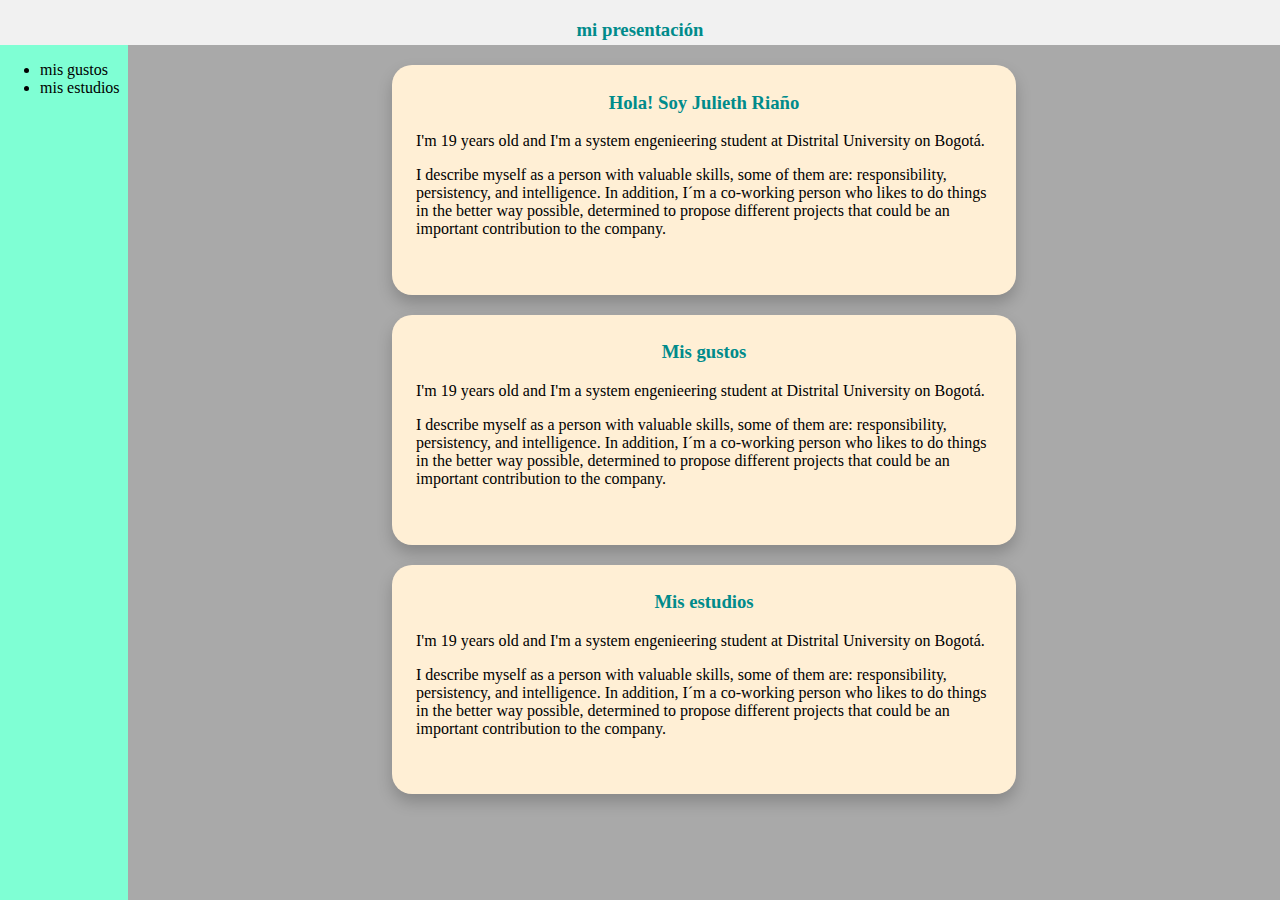
<file: Layouts y cards/31-05-22/index.html>
<!DOCTYPE html>
<html lang="en">
<head>
    <meta charset="UTF-8">
    <meta http-equiv="X-UA-Compatible" content="IE=edge">
    <meta name="viewport" content="width=device-width, initial-scale=1.0">
    <title>Document</title>
    <link rel="stylesheet" href="styles.css">
</head>
<body>
    <div class="container">
        <div class="header">
            <h3 class="card-title">mi presentación</h3>
        </div>

        
        <div class="slider">
            <ul>
                <li>mis gustos</li>
                <li>mis estudios</li>
            </ul>
        </div>


        <div class="content">
            <div class="card">
                <div class="card-body">
                    <h3 class="card-title">Hola! Soy Julieth Riaño</h3>
                    <p class="card-description">I'm 19 years old and I'm a system engenieering student at Distrital University on Bogotá. </p>
                    <p>I describe myself as a person with valuable skills, some of them are: responsibility, persistency, and intelligence. In addition, I´m a co-working person who likes to do things in the better way possible, determined to propose different projects that could be an important contribution to the company.</p>
                </div>
            </div>
            <div class="card">
                <div class="card-body">
                    <h3 class="card-title">Mis gustos</h3>
                    <p class="card-description">I'm 19 years old and I'm a system engenieering student at Distrital University on Bogotá. </p>
                    <p>I describe myself as a person with valuable skills, some of them are: responsibility, persistency, and intelligence. In addition, I´m a co-working person who likes to do things in the better way possible, determined to propose different projects that could be an important contribution to the company.</p>
                </div>
            </div>
            <div class="card">
                <div class="card-body">
                    <h3 class="card-title">Mis estudios</h3>
                    <p class="card-description">I'm 19 years old and I'm a system engenieering student at Distrital University on Bogotá. </p>
                    <p>I describe myself as a person with valuable skills, some of them are: responsibility, persistency, and intelligence. In addition, I´m a co-working person who likes to do things in the better way possible, determined to propose different projects that could be an important contribution to the company.</p>
                </div>
            </div>
        </div>
        
        </div>
      
</body>
</html>
</file>
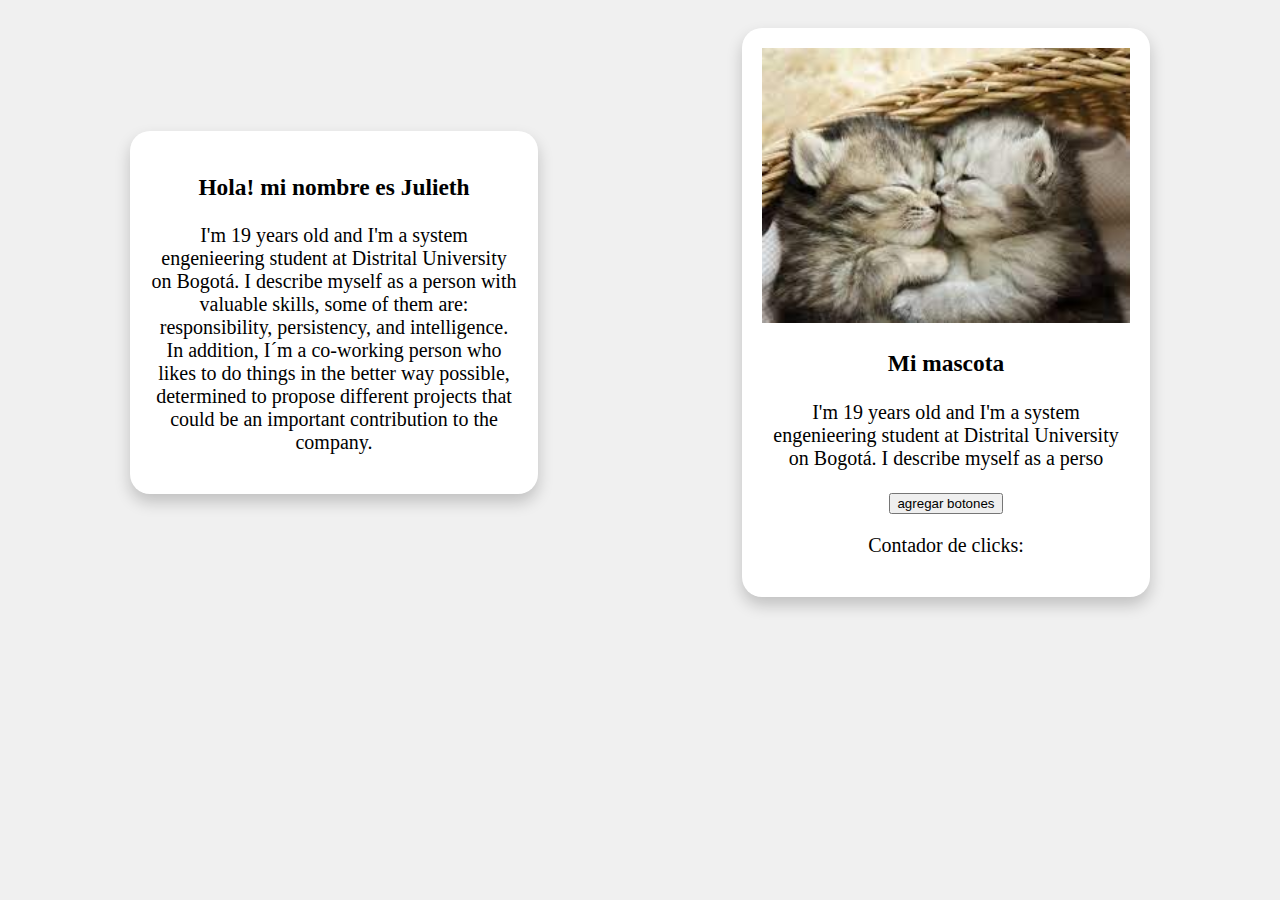
<file: Layouts y cards/clase 31 mayo/index.html>
<!DOCTYPE html>
<html lang="en">
<head>
    <meta charset="UTF-8">
    <meta http-equiv="X-UA-Compatible" content="IE=edge">
    <meta name="viewport" content="width=device-width, initial-scale=1.0">
    <title>Document</title>
    <link rel="stylesheet" href="styles.css">
</head>
<body>
    
<div class="contenido">
        <div class="card">
            <div class="card-content">
                <h3>Hola! mi nombre es Julieth </h3>
                <p>I'm 19 years old and I'm a system engenieering student at Distrital University on Bogotá.
I describe myself as a person with valuable skills, some of them are: responsibility, persistency, and intelligence. In addition, I´m a co-working person who likes to do things in the better way possible, determined to propose different projects that could be an important contribution to the company.</p>
            </div>
        </div>
        <div class="card " id="agregar">
            <div class="card-image"> 
                <img src="descarga.jpg" alt="">
            </div>
            <div class="card-content">
                <h3>Mi mascota </h3>
                <p>I'm 19 years old and I'm a system engenieering student at Distrital University on Bogotá.
                    I describe myself as a perso</p>
                <button onclick="agregar()">agregar botones</button>
                <p id="contadorClicks">Contador de clicks: <span></span> </p>
            </div>
            

            </div>
        
</div>
<script>
    
    var contador=0;
    function agregar(){
        contador++;
        var nwbtn=document.createElement('button');
        nwbtn.classList.add("nw-button");
       
        nwbtn.innerHTML="holi"+contador;
        var element= document.getElementById("agregar");
        if(contador % 2==0){
            nwbtn.classList.add("par");
            element.classList.remove("impar");
            element.classList.add("par");
            
        }else{
            nwbtn.classList.add("impar");
            
            element.classList.add("impar");
        }
        element.appendChild(nwbtn);
        
    }

</script>
    
</body>

</html>
</file>
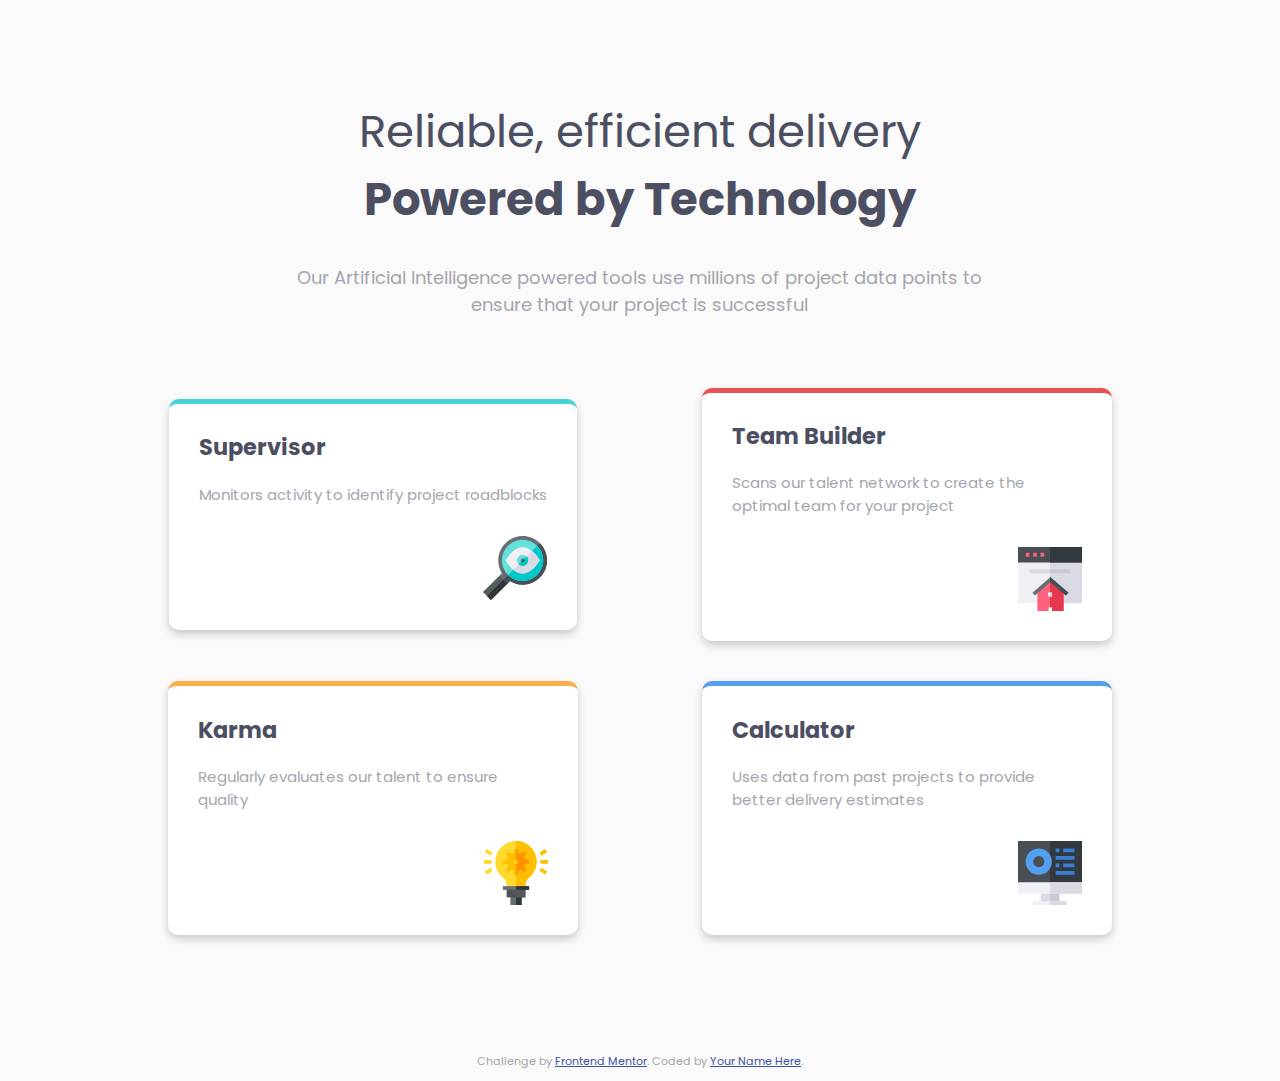
<file: Layouts y cards/four-card-feature-section-master/index.html>
<!DOCTYPE html>
<html lang="en">
<head>
  <meta charset="UTF-8">
  <meta name="viewport" content="width=device-width, initial-scale=1.0"> <!-- displays site properly based on user's device -->

  <link rel="icon" type="image/png" sizes="32x32" href="./images/favicon-32x32.png">
  <link rel="stylesheet" href="styles.css">
  <title>Frontend Mentor | Four card feature section</title>

  <!-- Feel free to remove these styles or customise in your own stylesheet 👍 -->
  <style>
    .attribution { font-size: 11px; text-align: center; }
    .attribution a { color: hsl(228, 45%, 44%); }
  </style>
</head>
<body>
  <div class="content">
     <div class="title">
        <h1>Reliable, efficient delivery  <span>Powered by Technology</span> </h1>
        <p>Our Artificial Intelligence powered tools use millions of project data points 
          to ensure that your project is successful</p>
     </div>
     <div id="tarjetas">
        <div class="card" id="cyan">
          <h2>Supervisor</h2>
          <p>Monitors activity to identify project roadblocks</p>
          <div>
            <img src="images/icon-supervisor.svg" alt="">
          </div>
        </div>

        <div class="card" id="red">
          <h2>Team Builder</h2>
          <p>Scans our talent network to create the optimal team for your project</p>
          <div>
            <img src="images/icon-team-builder.svg" alt="">
          </div>
          
        </div>

        <div class="card" id="orange">
          <h2>Karma</h2>
          <p>Regularly evaluates our talent to ensure quality</p>
          <div>
            <img src="images/icon-karma.svg" alt="">
          </div>
          
        </div>

        <div class="card" id="blue">
          <h2>Calculator</h2>
          <p>Uses data from past projects to provide better delivery estimates</p>
          <div>
            <img src="images/icon-calculator.svg" alt="">
          </div>
          
        </div>
     </div>
  </div>
  
  
  

  
  

  
  

  
  

  
  

  
  <footer>
    <p class="attribution">
      Challenge by <a href="https://www.frontendmentor.io?ref=challenge" target="_blank">Frontend Mentor</a>. 
      Coded by <a href="#">Your Name Here</a>.
    </p>
  </footer>
</body>
</html>
</file>
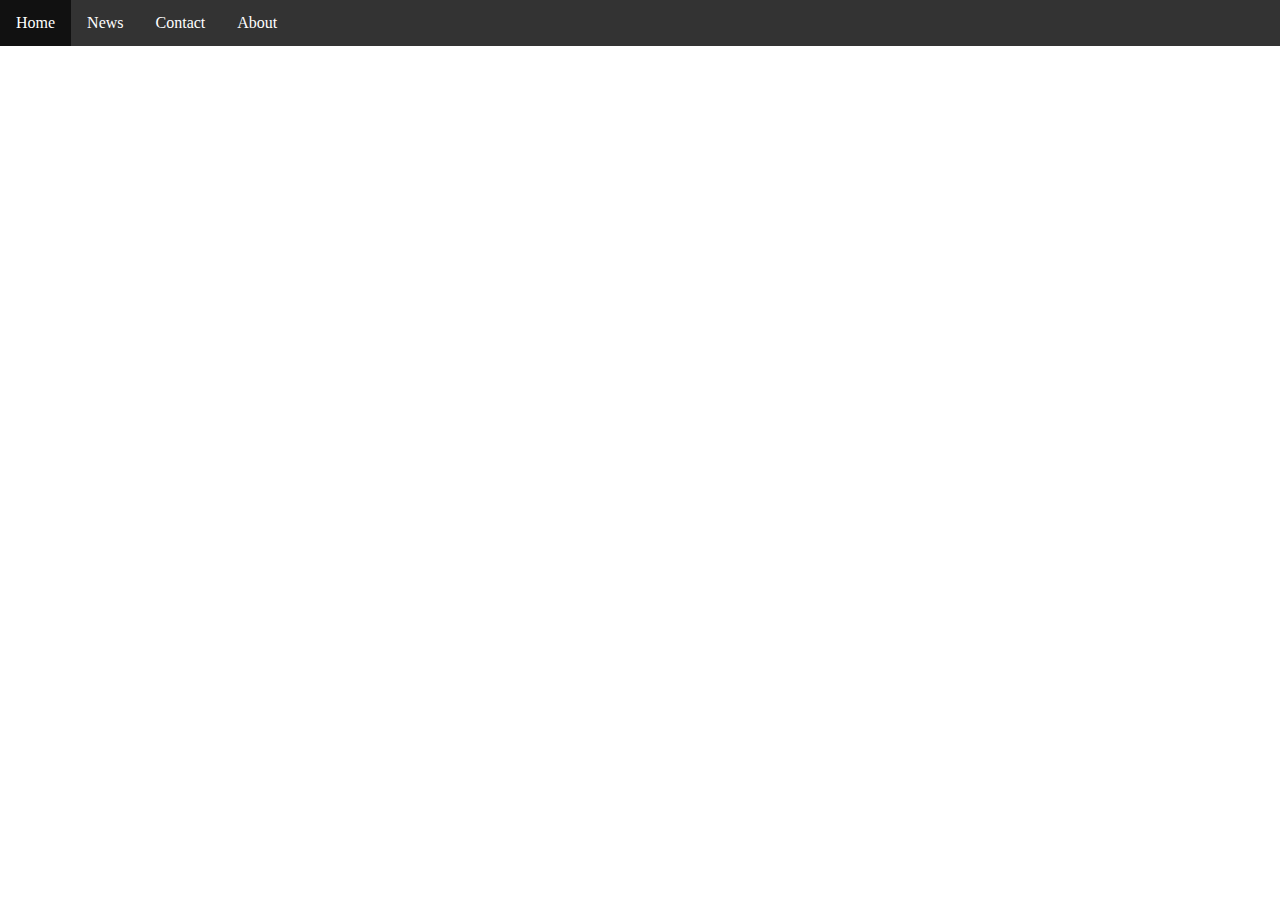
<file: Layouts y cards/31-05-22/index2.html>
<!DOCTYPE html>
<html>
<head>
<style>
body{
        margin: 0;
}
ul {
  list-style-type: none;
  margin: 0;
  padding: 0;
  overflow: hidden;
  background-color: #333;
}

li {
  float: left;
}

li a {
  display: block;
  color: white;
  text-align: center;
  padding: 14px 16px;
  text-decoration: none;
}

li a:hover {
  background-color: #111;
}
</style>
</head>
<body>

<ul>
  <li><a class="active" href="#home">Home</a></li>
  <li><a href="#news">News</a></li>
  <li><a href="#contact">Contact</a></li>
  <li><a href="#about">About</a></li>
</ul>

</body>
</html>
</file>
<file: Layouts y cards/31-05-22/styles.css>
body {
    margin: 0;
  }
  
  /* Style the header */
  .header {
    background-color: #f1f1f1;
    
    text-align: center;
    grid-column-end: span 2;

  }
  .content {
    background-color:darkgrey
  }
  .container{
      display: grid;
      grid-template-columns: 10% 1fr;
      grid-template-rows: 5% 1fr;
      height:100vh;
  }
  .slider{
    background-color:aquamarine
  }

.card{
    margin: 20px auto 0;
    min-height:25%;
    max-width: 50%;
    background-color: papayawhip;
    border-radius: 20px;
    padding: 0.5em 1.5em;
    box-shadow: 0 8px 16px 0 rgba(0,0,0,0.2)
    
}
.card-title{
    color:darkcyan;
    text-align:center;
}
</file>
<file: Layouts y cards/clase 31 mayo/styles.css>
body{
    background-color:#F0F0F0;
}
.contenido{
    padding: 20px;
    display: flex; 
    
}
.card{
    background-color:white;
    margin:auto;
    width:30%;
    height:100%;
    text-align:center;
    padding: 20px;
    border-radius: 20px;
    box-shadow:  0 8px 16px 0 rgba(0,0,0,0.2);
}
.card-content{
    font-size: 20px;
}
.card-image{
    width: 100%;
}
img{
    width: 100%;

}
#agregar{
    grid-column-start: 3;
    grid-column-end: 5;
    grid-row-start: 1;
    grid-row-end: 3;
}

.nw-button{
    border-radius: 25px;
    padding: 10px 20px;
    margin:5px;
}
.par{
    background-color:papayawhip;
    border: 1px solid palevioletred
}
.impar{
    background-color:deepskyblue;
    border: 1px solid blue
}
</file>
<file: Layouts y cards/four-card-feature-section-master/styles.css>
@import url('https://fonts.googleapis.com/css2?family=Fjalla+One&family=Overpass:wght@300;600&family=Poppins:wght@200;300;400&display=swap');
body{
    /*colores primarios*/
    --red: hsl(0, 78%, 62%);
    --cyan: hsl(180, 62%, 55%);
    --Orange: hsl(34, 97%, 64%);
    --blue: hsl(212, 86%, 64%);

    /*colores neutrales*/

    --very-dark-blue: hsl(234, 12%, 34%);
    --grayish-blue: hsl(229, 6%, 66%);
    --very-light-gray: hsl(0, 0%, 98%);

    /*fuentes*/
    font-family: 'Fjalla One', sans-serif;
    font-family: 'Overpass', sans-serif;
    font-family: 'Poppins', sans-serif;

    background-color: var(--very-light-gray);
    font-size:15px;
}
.content{
    margin:6.5em;
}

.title{
        text-align: center;
        
        margin: auto;
}

h1, h2{
    color:var(--very-dark-blue)
}
p{
    color: var(--grayish-blue);
}

.card {
    max-width:350px;
    background-color: white;
    padding: 2em;
    padding-top:0.5em;
    box-shadow: 0 4px 8px 0 rgba(0, 0, 0, 0.2);
    margin: 20px;
    border-radius: 10px;
    border-top: 5px solid;
    place-self: center;
}
.card > div{
    display: flex;
    justify-content: flex-end;
    padding-top: 15px;
   
}
.title> p{
    font-size: 18px;
}
.title> h1{
    font-size: 45px;
    font-weight: normal;
}
span{
    font-weight: bold;
}

#cyan{
    border-color: var(--cyan);
   
}
#red{
    border-color: var(--red);
}
#orange{
    border-color: var(--Orange);
}
#blue{
    border-color: var(--blue);
   
}

#tarjetas{
    margin: auto;
    margin-top: 50px;
}

@media(min-width:700px){
    .title{
        max-width:70%;
    }
    #tarjetas{
        display:grid;
        grid-template-columns: 1fr 1fr ;
        grid-template-rows: 1fr 1fr;
        
    }
    
    
    
    
    
}

@media(min-width:1400px){
    .title{
        max-width:32%;
    }

    #tarjetas{
        display:grid;
        grid-template-columns: 1fr 1fr 1fr;
        grid-template-rows: 1fr 1fr;
        max-width: 60%;
    }
    #cyan{
        border-color: var(--cyan);
        grid-row-end: span 2;
    }
    #red{
        border-color: var(--red);
    }
    #orange{
        border-color: var(--Orange);
    }
    #blue{
        border-color: var(--blue);
        grid-column-start: 3;
        grid-row-start: 1;
        grid-row-end: span 2;
    }

}
</file>
